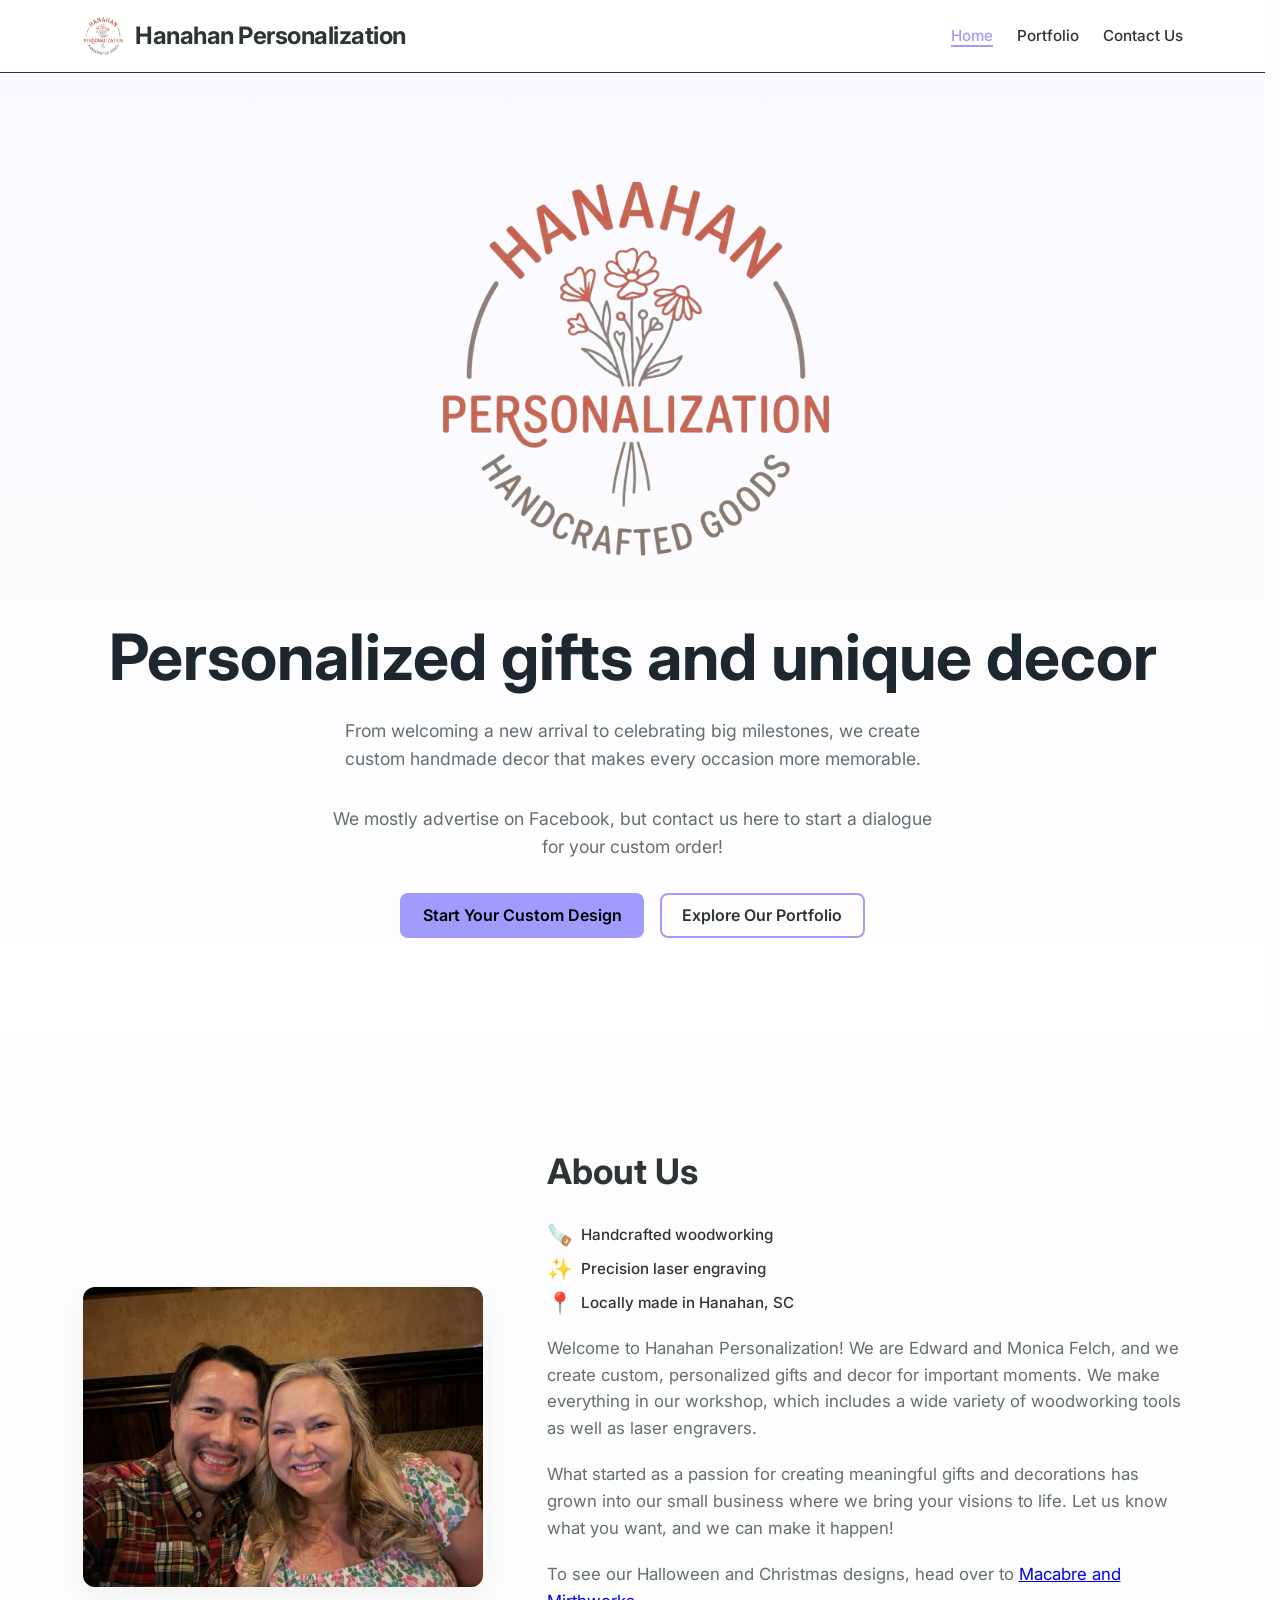
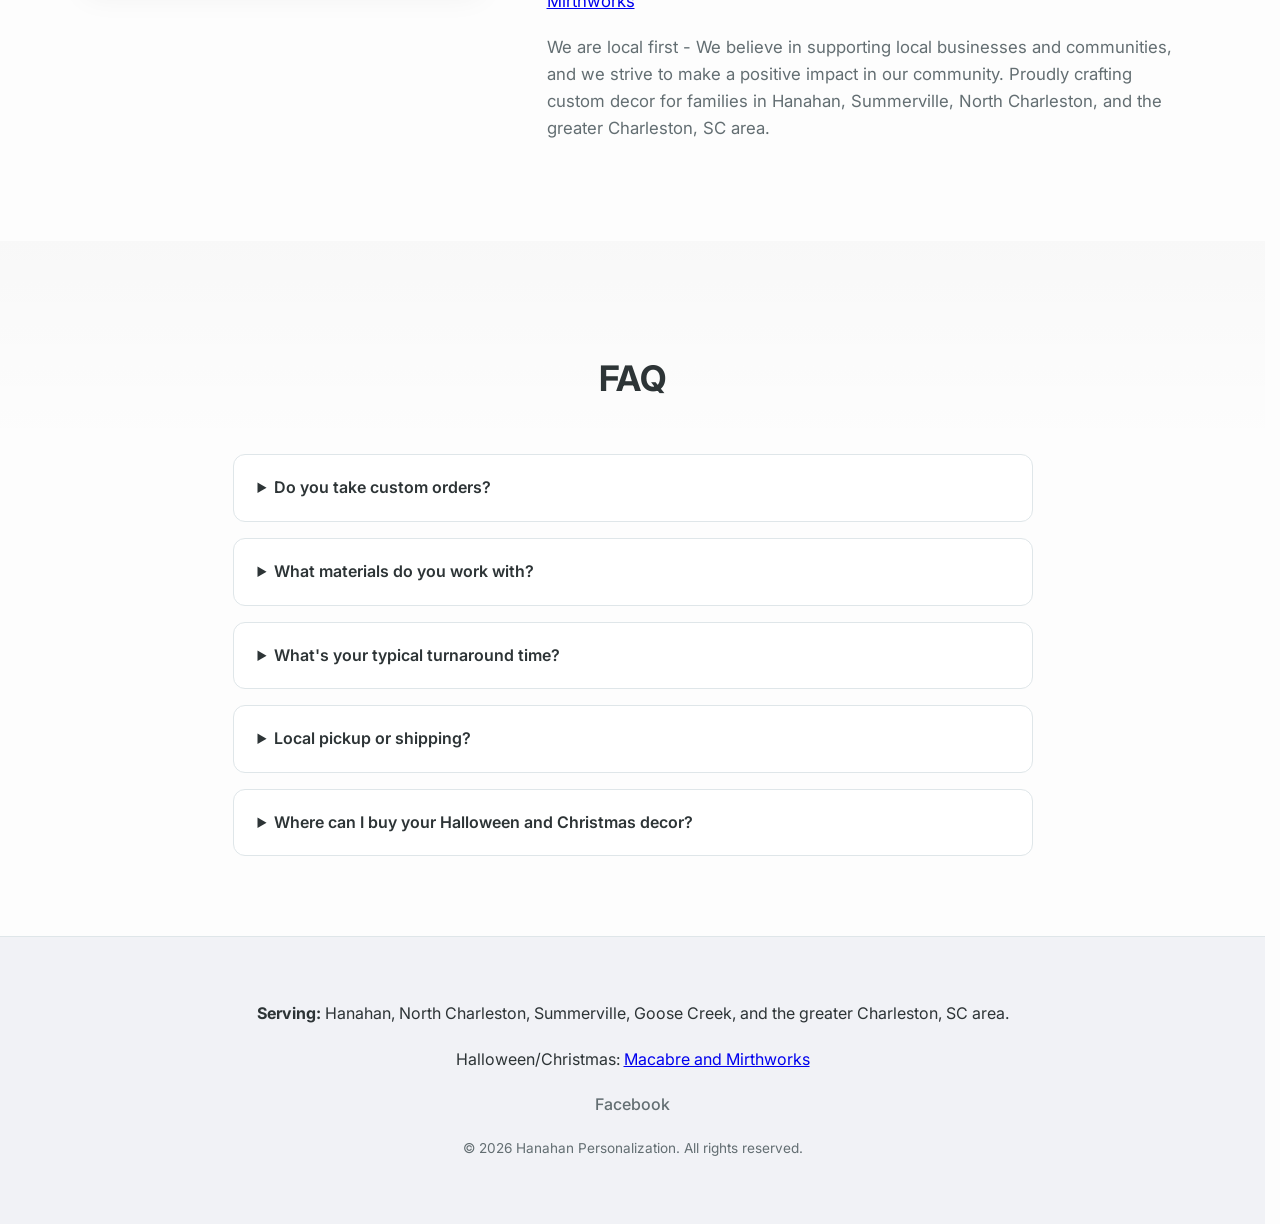
<file: index.html>
<!DOCTYPE html>
<html lang="en">
<head>
    <meta charset="utf-8">
    <title>Custom Handmade Gifts & Laser Engraving | Hanahan Personalization</title>
    <meta content="Discover custom handmade decor and personalized wooden gifts by Hanahan Personalization. Local woodworking and laser engraving for unique gifts." name="description">
    <meta content="Hanahan Personalization, custom gifts Hanahan SC, personalized nursery decor, handmade graduation gifts, laser engraved gifts Charleston" name="keywords">
    <meta content="Hanahan Personalization" name="author">
    <meta content="width=device-width, initial-scale=1" name="viewport">

    <!-- Canonical Tag -->
    <link rel="canonical" href="https://hanahanpersonalization.com/">

    <!-- Open Graph / Facebook -->
    <meta property="og:type" content="website">
    <meta property="og:url" content="https://hanahanpersonalization.com/">
    <meta property="og:title" content="Custom Handmade Gifts & Laser Engraving | Hanahan Personalization">
    <meta property="og:description" content="Discover custom handmade decor and personalized wooden gifts by Hanahan Personalization. Local woodworking and laser engraving for unique gifts.">
    <meta property="og:image" content="https://hanahanpersonalization.com/images/logo.svg">

    <!-- Twitter -->
    <meta name="twitter:card" content="summary_large_image">
    <meta name="twitter:url" content="https://hanahanpersonalization.com/">
    <meta name="twitter:title" content="Custom Handmade Gifts & Laser Engraving | Hanahan Personalization">
    <meta name="twitter:description" content="Discover custom handmade decor and personalized wooden gifts by Hanahan Personalization. Local woodworking and laser engraving for unique gifts.">
    <meta name="twitter:image" content="https://hanahanpersonalization.com/images/logo.svg">
    
    <!-- Structured Data for SEO -->
    <script type="application/ld+json">
    {
      "@context": "https://schema.org",
      "@type": "LocalBusiness",
      "name": "Hanahan Personalization",
      "image": "https://hanahanpersonalization.com/images/logo.svg",
      "@id": "https://hanahanpersonalization.com",
      "url": "https://hanahanpersonalization.com",
      "telephone": "+1-843-410-9742",
      "address": {
        "@type": "PostalAddress",
        "streetAddress": "1904 Wild Indigo Way, Hanahan, SC",
        "addressLocality": "Hanahan",
        "addressRegion": "SC",
        "postalCode": "29410",
        "addressCountry": "US"
      },
      "geo": {
        "@type": "GeoCoordinates",
        "latitude": 32.9235,
        "longitude": -80.0165
      },
      "areaServed": [
        {
          "@type": "City",
          "name": "Hanahan"
        },
        {
          "@type": "City",
          "name": "Charleston"
        },
        {
          "@type": "City",
          "name": "North Charleston"
        },
        {
          "@type": "City",
          "name": "Summerville"
        },
        {
          "@type": "City",
          "name": "Goose Creek"
        }
      ],
      "openingHoursSpecification": {
        "@type": "OpeningHoursSpecification",
        "dayOfWeek": [
          "Monday",
          "Tuesday",
          "Wednesday",
          "Thursday",
          "Friday",
          "Saturday",
          "Sunday"
        ],
        "opens": "00:00",
        "closes": "23:59"
      },
      "sameAs": [
        "https://www.facebook.com/hanahanpersonalization"
      ]
    }
    </script>
    
    <link href="https://fonts.googleapis.com" rel="preconnect">
    <link crossorigin href="https://fonts.gstatic.com" rel="preconnect">
    <link href="https://fonts.googleapis.com/css2?family=Inter:wght@400;500;600;700&display=swap" rel="stylesheet">
    
    <link href="layout.css?v=20260903" rel="stylesheet">
    <link href="theme.css?v=20260903" rel="stylesheet">
    <link rel="icon" type="image/svg+xml" href="images/logo.svg">
    <link rel="icon" type="image/x-icon" href="images/logo.ico">
    <script src="scripts.js?v=20260903" defer></script>
</head>
<body>
<a class="skip-link" href="#main">Skip to content</a>
<header class="site-header">
    <div class="container header-inner">
        <a class="logo" href="/" aria-label="Hanahan Personalization home">
            <img class="logo-icon" src="images/logo.svg" alt="" aria-hidden="true" width="40" height="40">
            <span class="logo-text">Hanahan Personalization</span>
        </a>
        <button class="nav-toggle" aria-label="Toggle navigation" aria-controls="primary-nav" aria-expanded="false">
            <span class="bar" aria-hidden="true"></span>
            <span class="bar" aria-hidden="true"></span>
            <span class="bar" aria-hidden="true"></span>
        </button>
        <nav class="nav" aria-label="Primary">
            <ul id="primary-nav">
                <li><a class="active" href="/">Home</a></li>
                <li><a href="portfolio.html">Portfolio</a></li>
                <li><a href="contact.html">Contact Us</a></li>
            </ul>
        </nav>
    </div>
</header>

<main id="main">
    <section class="hero">
        <div class="container">
            <div class="hero-logo">
                <img src="images/logo.svg" alt="Hanahan Personalization Logo" class="hero-logo-icon" width="200" height="200">
            </div>
            <h1>Personalized gifts and unique decor</h1>
            <p>From welcoming a new arrival to celebrating big milestones, we create custom handmade decor that makes every occasion more memorable.</p>
            <p>We mostly advertise on Facebook, but contact us here to start a dialogue for your custom order!</p>
            <div class="hero-actions">
                <a class="btn primary" href="contact.html">Start Your Custom Design</a>
                <a class="btn secondary" href="portfolio.html">Explore Our Portfolio</a>
            </div>
        </div>
    </section>

    <section class="section" id="about">
        <div class="container about-inner">
            <div class="about-image">
                <img src="images/aboutus.webp" alt="Hanahan Personalization Founder" width="600" height="450" loading="lazy">
            </div>
            <div class="about-content">
                <header class="section-header left">
                    <h2>About Us</h2>
                </header>
                <ul class="about-highlights">
                    <li><span class="about-icon" aria-hidden="true">🪚</span> Handcrafted woodworking</li>
                    <li><span class="about-icon" aria-hidden="true">✨</span> Precision laser engraving</li>
                    <li><span class="about-icon" aria-hidden="true">📍</span> Locally made in Hanahan, SC</li>
                </ul>
                <p>Welcome to Hanahan Personalization! We are Edward and Monica Felch, and we create custom, personalized gifts and decor for important moments. We make everything in our workshop, which includes a wide variety of woodworking tools as well as laser engravers.</p>
                <p>What started as a passion for creating meaningful gifts and decorations has grown into our small business where we bring your visions to life. Let us know what you want, and we can make it happen!</p>
                <p>To see our Halloween and Christmas designs, head over to <a href="https://www.macabreandmirthworks.com" target="_blank" rel="noopener noreferrer">Macabre and Mirthworks</a></p>
                <p>We are local first - We believe in supporting local businesses and communities, and we strive to make a positive impact in our community. Proudly crafting custom decor for families in Hanahan, Summerville, North Charleston, and the greater Charleston, SC area.</p>
            </div>
        </div>
    </section>

    <section class="section alt" id="faq">
        <div class="container">
            <header class="section-header">
                <h2>FAQ</h2>
            </header>
            <div class="faq-list">
                <details>
                    <summary>Do you take custom orders?</summary>
                    <p>Yes! Custom orders are most of what we do. Send us a message through our <a href="contact.html">contact form</a> with your idea and timeline, and we'll help bring it to life.</p>
                </details>
                <details>
                    <summary>What materials do you work with?</summary>
                    <p>Mostly wood and acrylic, engraved or cut with our laser engravers, plus general woodworking for larger pieces like signs and stands. Ask us if you have a specific material in mind.</p>
                </details>
                <details>
                    <summary>What's your typical turnaround time?</summary>
                    <p>It varies by project complexity and our current order queue. We'll give you an estimate when you reach out with your idea.</p>
                </details>
                <details>
                    <summary>Local pickup or shipping?</summary>
                    <p>Both! We're based in Hanahan, SC, so local pickup is available, and we also ship within the United States.</p>
                </details>
                <details>
                    <summary>Where can I buy your Halloween and Christmas decor?</summary>
                    <p>That side of what we make lives on our sister site, <a href="https://www.macabreandmirthworks.com" target="_blank" rel="noopener noreferrer">Macabre and Mirthworks</a>.</p>
                </details>
            </div>
        </div>
    </section>
</main>

<footer class="site-footer">
    <div class="container footer-inner">
        <p><strong>Serving:</strong> Hanahan, North Charleston, Summerville, Goose Creek, and the greater Charleston, SC area.</p>
        <p>Halloween/Christmas: <a href="https://www.macabreandmirthworks.com" target="_blank" rel="noopener noreferrer">Macabre and Mirthworks</a></p>
        <nav aria-label="Social">
            <ul class="social-links">
                <li><a href="https://www.facebook.com/hanahanpersonalization" rel="noopener noreferrer" target="_blank">Facebook</a></li>
            </ul>
        </nav>
        <small class="copyright">&copy; 2026 Hanahan Personalization. All rights reserved.</small>
    </div>
</footer>

<button class="back-to-top" type="button" aria-label="Back to top">&uarr;</button>
</body>
</html>
</file>
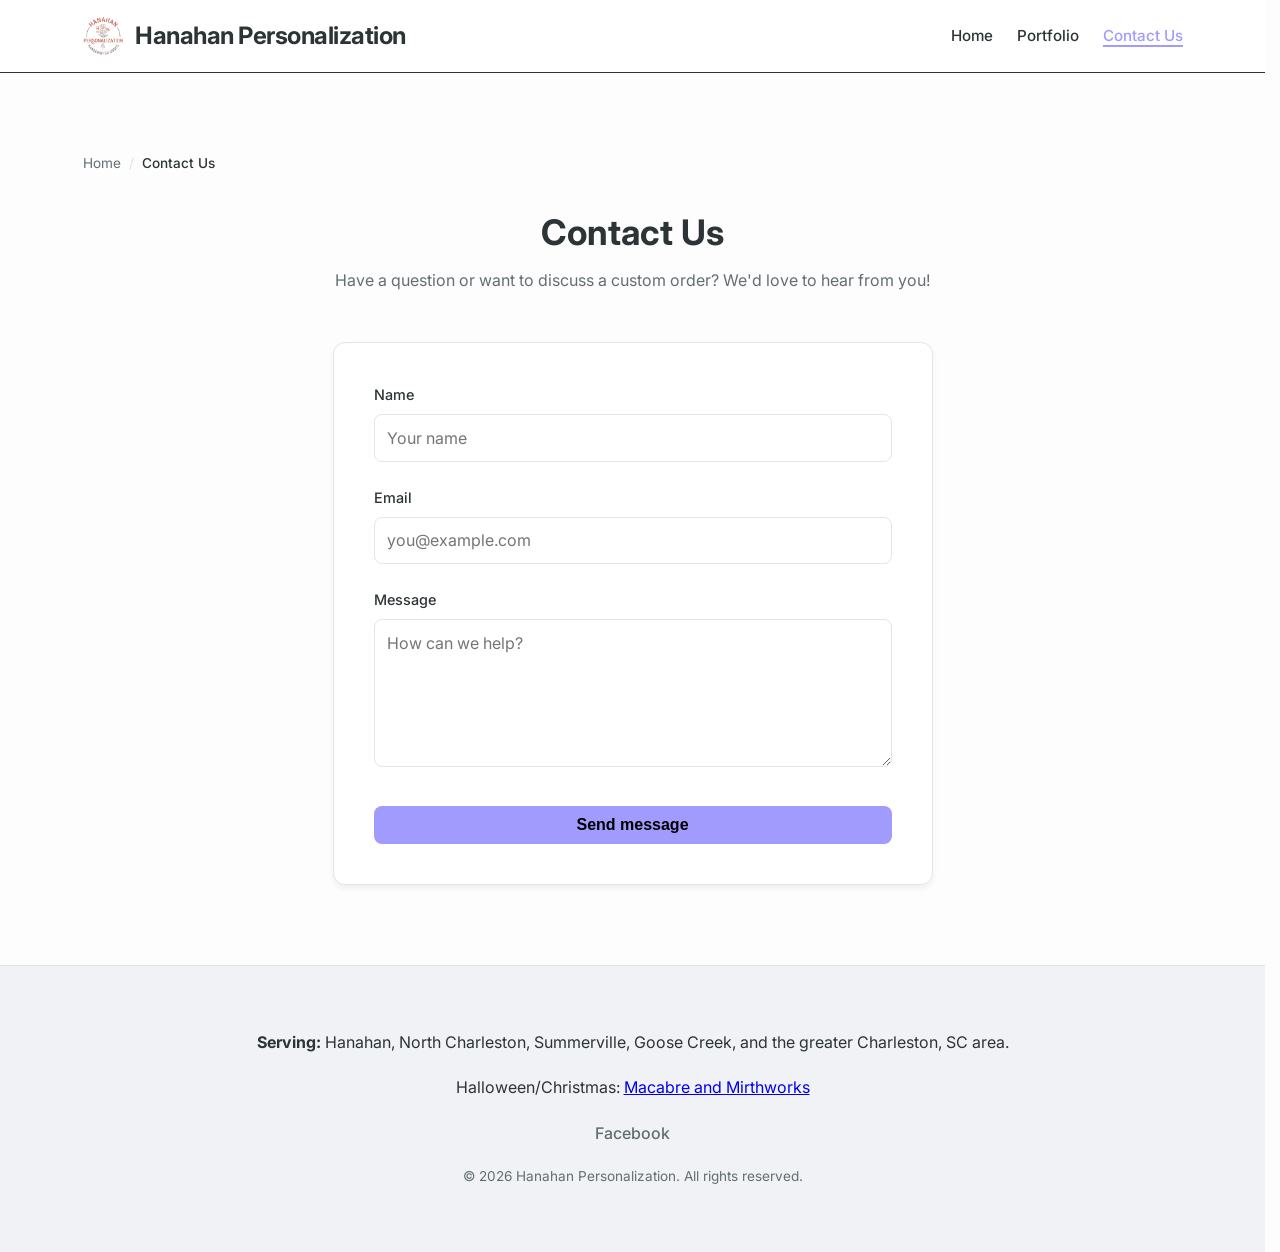
<file: contact.html>
<!DOCTYPE html>
<html lang="en">
<head>
    <meta charset="utf-8">
    <title>Contact Us for Custom Handmade Gifts — Hanahan Personalization</title>
    <meta content="Get in touch with Hanahan Personalization for custom handmade gifts, personalized decor inquiries, and custom laser engraving orders in Hanahan, SC." name="description">
    <meta content="contact Hanahan Personalization, custom gift inquiry, personalized decor order, Hanahan SC small business" name="keywords">
    <meta content="Hanahan Personalization" name="author">
    <meta content="width=device-width, initial-scale=1" name="viewport">

    <!-- Canonical Tag -->
    <link rel="canonical" href="https://hanahanpersonalization.com/contact.html">

    <!-- Open Graph / Facebook -->
    <meta property="og:type" content="website">
    <meta property="og:url" content="https://hanahanpersonalization.com/contact.html">
    <meta property="og:title" content="Contact Us for Custom Handmade Gifts — Hanahan Personalization">
    <meta property="og:description" content="Have a question or want to discuss a custom order? Get in touch with Hanahan Personalization.">
    <meta property="og:image" content="https://hanahanpersonalization.com/images/logo.svg">

    <!-- Twitter -->
    <meta name="twitter:card" content="summary_large_image">
    <meta name="twitter:url" content="https://hanahanpersonalization.com/contact.html">
    <meta name="twitter:title" content="Contact Us for Custom Handmade Gifts — Hanahan Personalization">
    <meta name="twitter:description" content="Have a question or want to discuss a custom order? Get in touch with Hanahan Personalization.">
    <meta name="twitter:image" content="https://hanahanpersonalization.com/images/logo.svg">
    
    <link href="https://fonts.googleapis.com" rel="preconnect">
    <link crossorigin href="https://fonts.gstatic.com" rel="preconnect">
    <link href="https://fonts.googleapis.com/css2?family=Inter:wght@400;500;600;700&display=swap" rel="stylesheet">
    
    <link href="layout.css?v=20260903" rel="stylesheet">
    <link href="theme.css?v=20260903" rel="stylesheet">
    <link rel="icon" type="image/svg+xml" href="images/logo.svg">
    <link rel="icon" type="image/x-icon" href="images/logo.ico">
    <script src="scripts.js?v=20260903" defer></script>
</head>
<body>
<a class="skip-link" href="#main">Skip to content</a>
<header class="site-header">
    <div class="container header-inner">
        <a class="logo" href="/" aria-label="Hanahan Personalization home">
            <img class="logo-icon" src="images/logo.svg" alt="" aria-hidden="true" width="40" height="40">
            <span class="logo-text">Hanahan Personalization</span>
        </a>
        <button class="nav-toggle" aria-label="Toggle navigation" aria-controls="primary-nav" aria-expanded="false">
            <span class="bar" aria-hidden="true"></span>
            <span class="bar" aria-hidden="true"></span>
            <span class="bar" aria-hidden="true"></span>
        </button>
        <nav class="nav" aria-label="Primary">
            <ul id="primary-nav">
                <li><a href="/">Home</a></li>
                <li><a href="portfolio.html">Portfolio</a></li>
                <li><a class="active" href="contact.html">Contact Us</a></li>
            </ul>
        </nav>
    </div>
</header>

<main id="main">
    <section class="section">
        <div class="container">
            <nav class="breadcrumbs" aria-label="Breadcrumb">
                <ol>
                    <li><a href="/">Home</a></li>
                    <li aria-current="page">Contact Us</li>
                </ol>
            </nav>
            <header class="section-header">
                <h1>Contact Us</h1>
                <p>Have a question or want to discuss a custom order? We'd love to hear from you!</p>
            </header>

            <!-- Contact -->
            <div class="contact-container">
                <form action="https://formspree.io/f/mvgbjjjo" class="contact-form" id="contact-form" method="POST"
                      novalidate>
                    <div class="form-row">
                        <label for="name">Name</label>
                        <input autocomplete="name" id="name" name="name" placeholder="Your name" required type="text">
                    </div>
                    <div class="form-row">
                        <label for="email">Email</label>
                        <input autocomplete="email" id="email" name="email" placeholder="you@example.com" required
                               type="email">
                    </div>
                    <div class="form-row">
                        <label for="message">Message</label>
                        <textarea id="message" name="message" placeholder="How can we help?" required rows="6"></textarea>
                    </div>

                    <!-- Honeypot for basic bot deterrence -->
                    <input aria-hidden="true" autocomplete="off" class="hp-field" name="_gotcha" tabindex="-1" type="text">

                    <!-- Success redirect (optional): replace with a thank-you page if you add one -->
                    <input name="_subject" type="hidden" value="New message from hanahanpersonalization.com">
                    <input name="_format" type="hidden" value="plain">

                    <div class="form-actions">
                        <button class="btn primary" type="submit">Send message</button>
                    </div>
                </form>

            </div>
        </div>
    </section>
</main>

<footer class="site-footer">
    <div class="container footer-inner">
        <p><strong>Serving:</strong> Hanahan, North Charleston, Summerville, Goose Creek, and the greater Charleston, SC area.</p>
        <p>Halloween/Christmas: <a href="https://www.macabreandmirthworks.com" target="_blank" rel="noopener noreferrer">Macabre and Mirthworks</a></p>
        <nav aria-label="Social">
            <ul class="social-links">
                <li><a href="https://www.facebook.com/hanahanpersonalization" rel="noopener noreferrer" target="_blank">Facebook</a></li>
            </ul>
        </nav>
        <small class="copyright">&copy; 2026 Hanahan Personalization. All rights reserved.</small>
    </div>
</footer>

<button class="back-to-top" type="button" aria-label="Back to top">&uarr;</button>
</body>
</html>
</file>
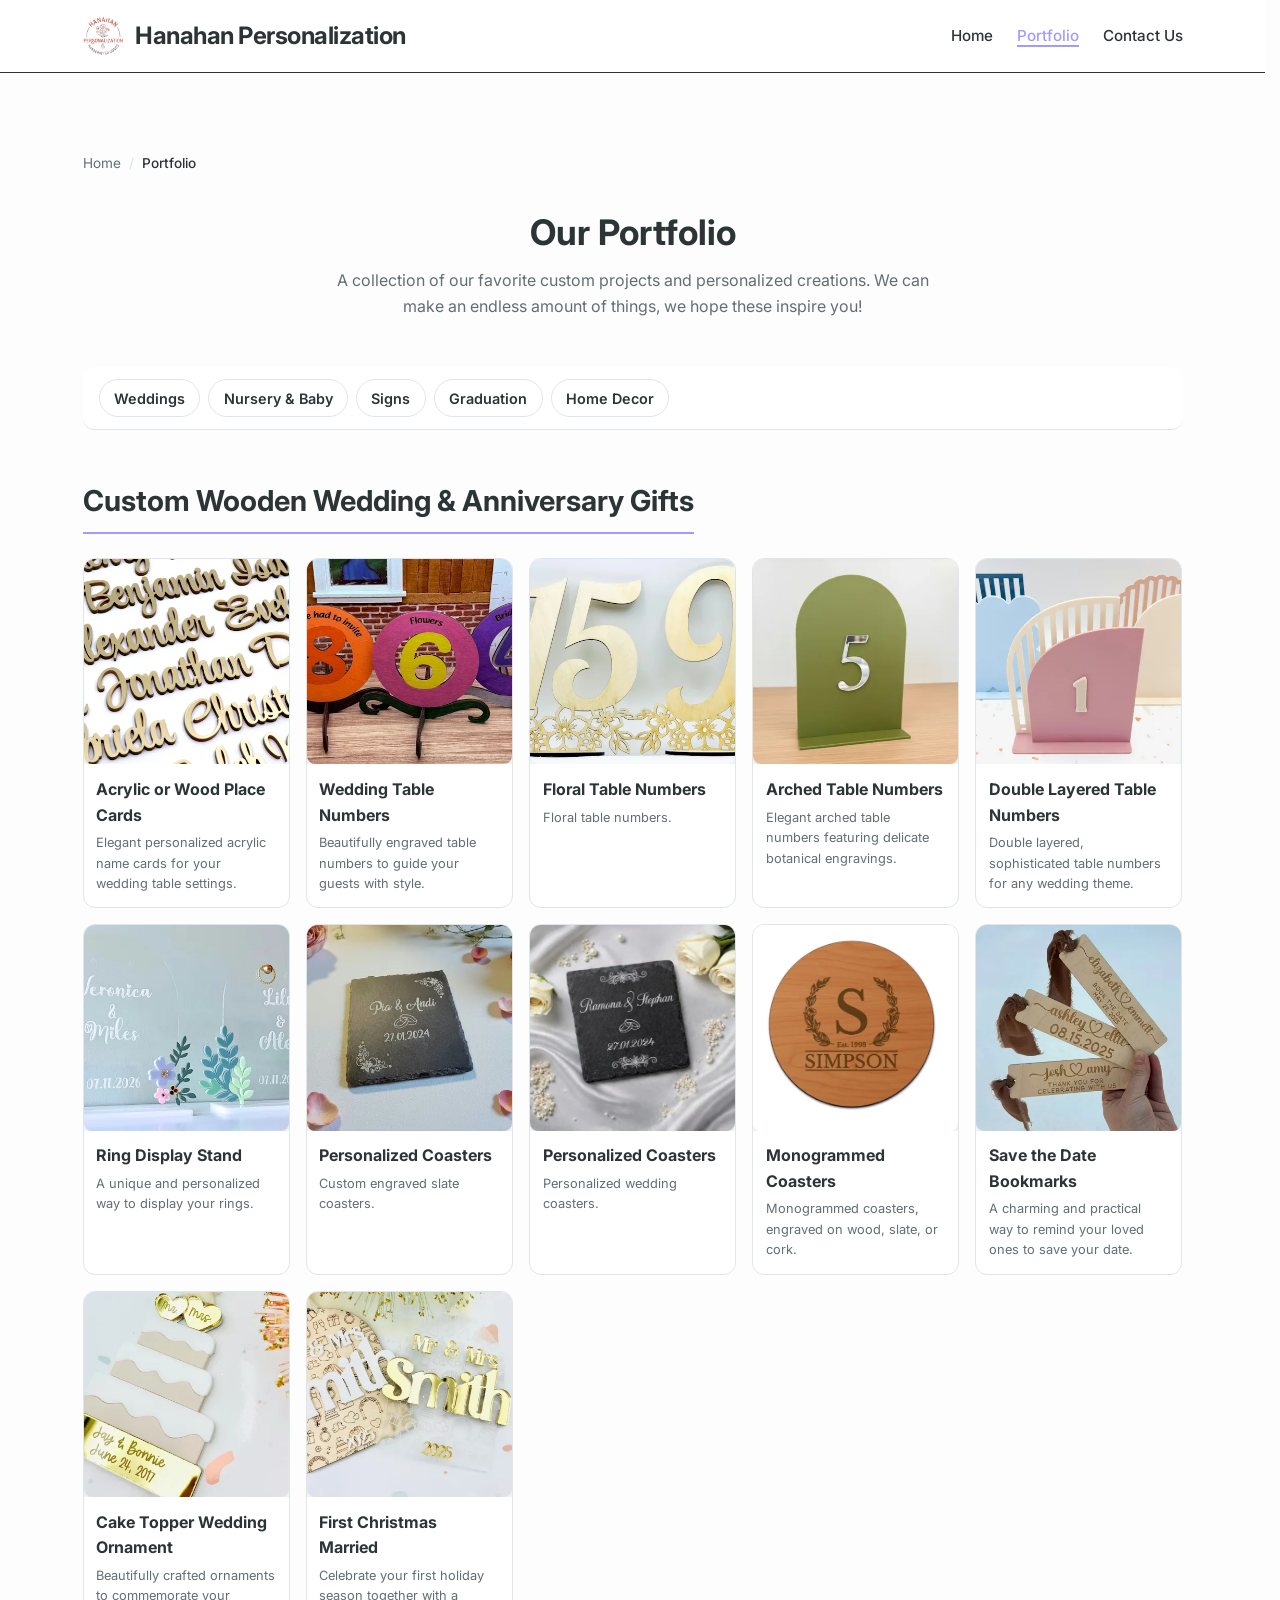
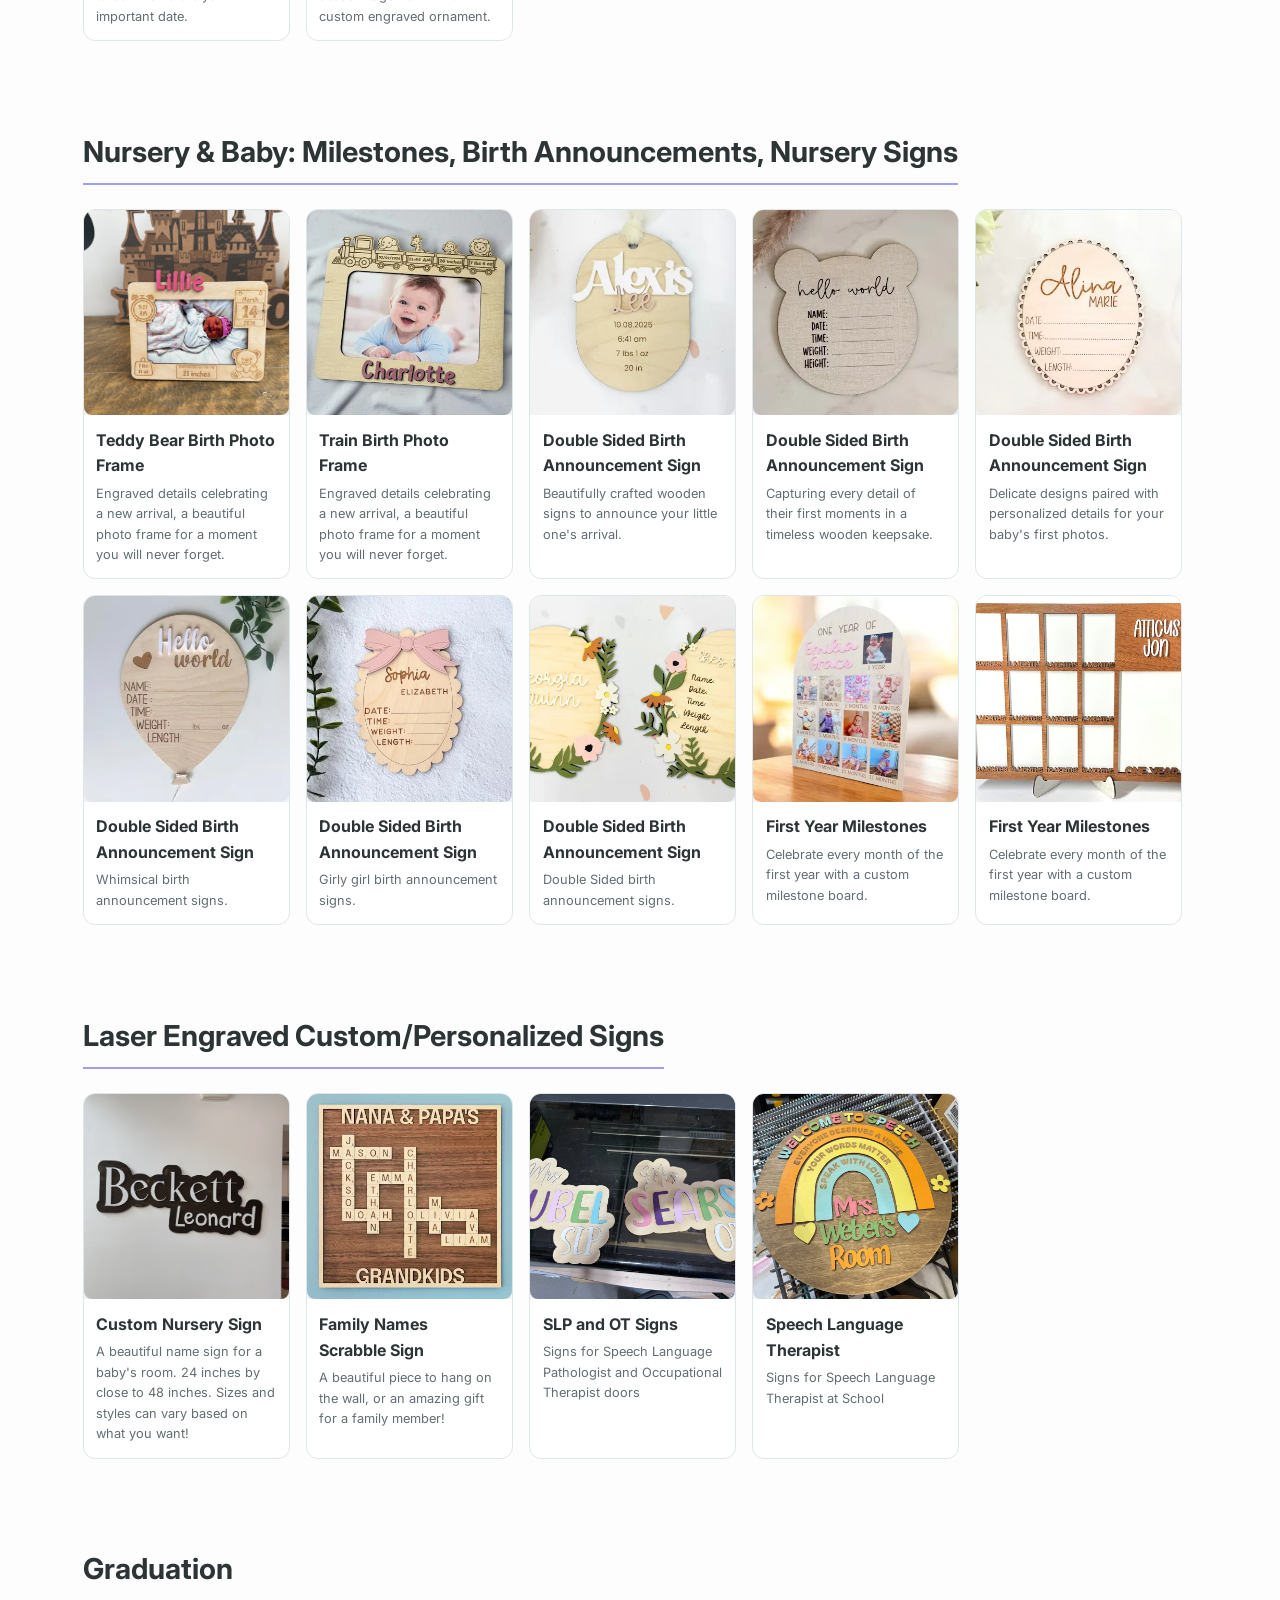
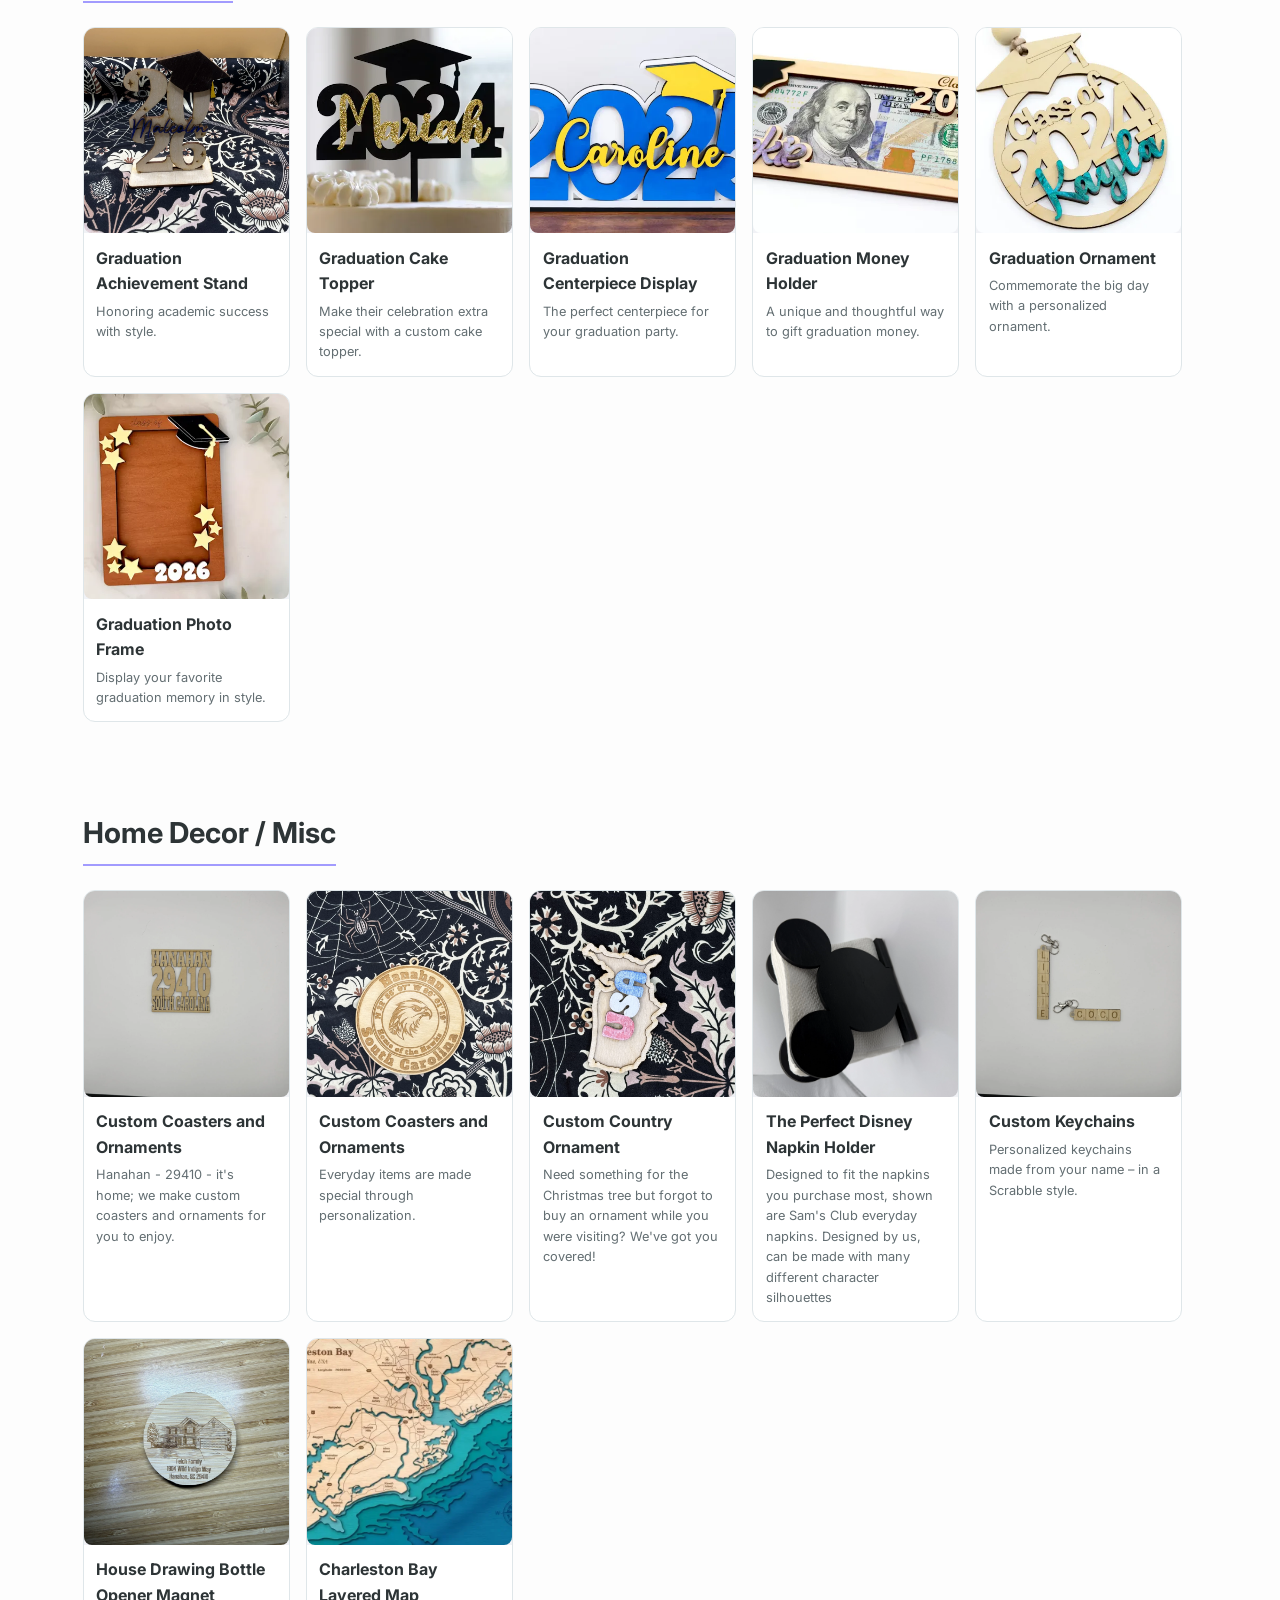
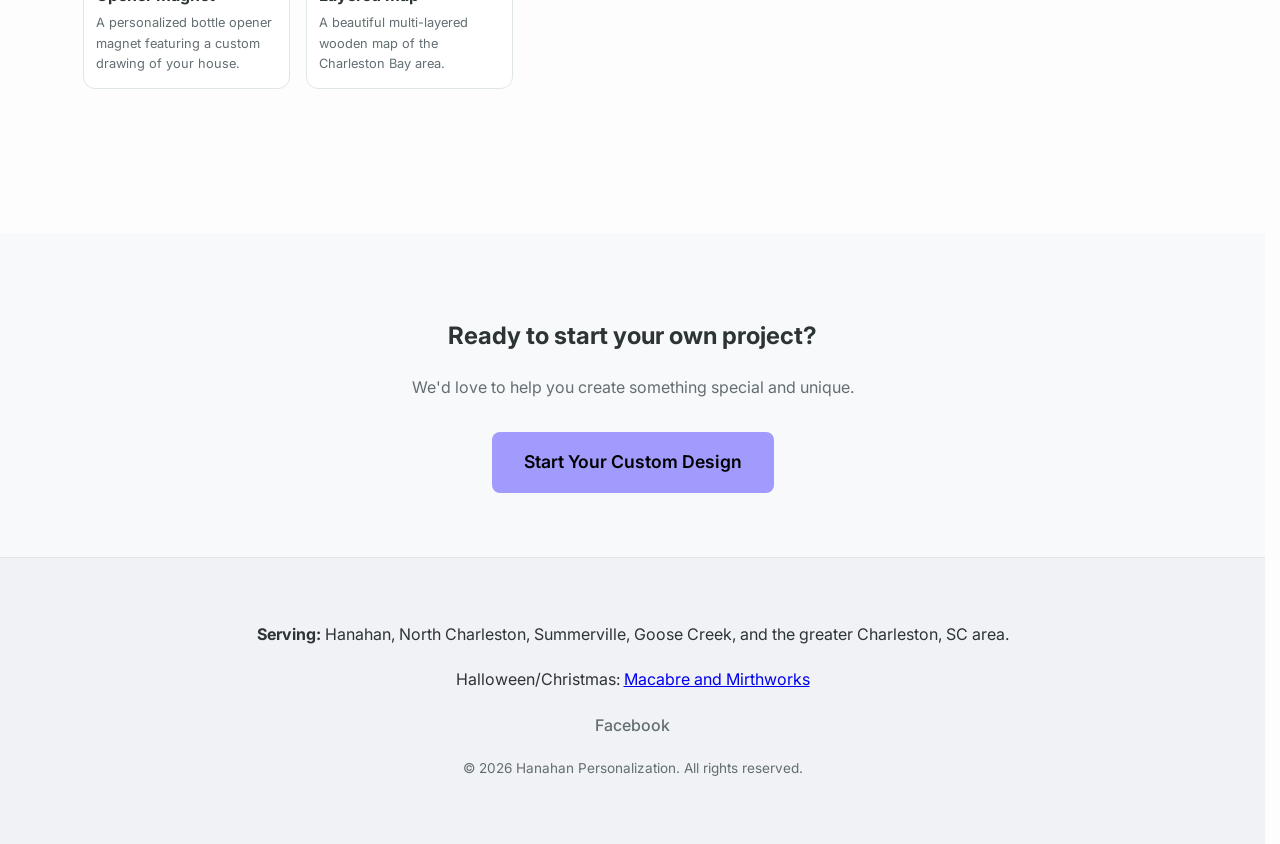
<file: portfolio.html>
<!DOCTYPE html>
<html lang="en">
<head>
    <meta charset="utf-8">
    <title>Product Portfolio | Custom Handmade Gifts & Laser Engraving | Hanahan Personalization</title>
    <meta content="Browse our portfolio of custom wedding gifts, personalized nursery decor, engraved signs, graduation keepsakes, and home decor handmade in Hanahan, SC." name="description">
    <meta content="Hanahan Personalization, custom gifts Hanahan SC, personalized nursery decor, handmade graduation gifts, laser engraved gifts Charleston" name="keywords">
    <meta content="Hanahan Personalization" name="author">
    <meta content="width=device-width, initial-scale=1" name="viewport">

    <!-- Canonical Tag -->
    <link rel="canonical" href="https://hanahanpersonalization.com/portfolio.html">

    <!-- Open Graph / Facebook -->
    <meta property="og:type" content="website">
    <meta property="og:url" content="https://hanahanpersonalization.com/portfolio.html">
    <meta property="og:title" content="Product Portfolio | Custom Handmade Gifts & Laser Engraving | Hanahan Personalization">
    <meta property="og:description" content="Browse our portfolio of custom wedding gifts, personalized nursery decor, engraved signs, graduation keepsakes, and home decor handmade in Hanahan, SC.">
    <meta property="og:image" content="https://hanahanpersonalization.com/images/logo.svg">

    <!-- Twitter -->
    <meta name="twitter:card" content="summary_large_image">
    <meta name="twitter:url" content="https://hanahanpersonalization.com/portfolio.html">
    <meta name="twitter:title" content="Product Portfolio | Custom Handmade Gifts & Laser Engraving | Hanahan Personalization">
    <meta name="twitter:description" content="Browse our portfolio of custom wedding gifts, personalized nursery decor, engraved signs, graduation keepsakes, and home decor handmade in Hanahan, SC.">
    <meta name="twitter:image" content="https://hanahanpersonalization.com/images/logo.svg">

    <link href="https://fonts.googleapis.com" rel="preconnect">
    <link crossorigin href="https://fonts.gstatic.com" rel="preconnect">
    <link href="https://fonts.googleapis.com/css2?family=Inter:wght@400;500;600;700&display=swap" rel="stylesheet">

    <link href="layout.css?v=20260903" rel="stylesheet">
    <link href="theme.css?v=20260903" rel="stylesheet">
    <link rel="icon" type="image/svg+xml" href="images/logo.svg">
    <link rel="icon" type="image/x-icon" href="images/logo.ico">
    <script src="scripts.js?v=20260903" defer></script>
</head>
<body>
<a class="skip-link" href="#main">Skip to content</a>
<header class="site-header">
    <div class="container header-inner">
        <a class="logo" href="/" aria-label="Hanahan Personalization home">
            <img class="logo-icon" src="images/logo.svg" alt="" aria-hidden="true" width="40" height="40">
            <span class="logo-text">Hanahan Personalization</span>
        </a>
        <button class="nav-toggle" aria-label="Toggle navigation" aria-controls="primary-nav" aria-expanded="false">
            <span class="bar" aria-hidden="true"></span>
            <span class="bar" aria-hidden="true"></span>
            <span class="bar" aria-hidden="true"></span>
        </button>
        <nav class="nav" aria-label="Primary">
            <ul id="primary-nav">
                <li><a href="/">Home</a></li>
                <li><a class="active" href="portfolio.html">Portfolio</a></li>
                <li><a href="contact.html">Contact Us</a></li>
            </ul>
        </nav>
    </div>
</header>

<main id="main">
    <section class="section">
        <div class="container">
            <nav class="breadcrumbs" aria-label="Breadcrumb">
                <ol>
                    <li><a href="/">Home</a></li>
                    <li aria-current="page">Portfolio</li>
                </ol>
            </nav>
            <header class="section-header">
                <h1 id="portfolio-title">Our Portfolio</h1>
                <p>A collection of our favorite custom projects and personalized creations. We can make an endless amount of things, we hope these inspire you!</p>
            </header>

            <nav class="portfolio-filter" aria-label="Portfolio categories">
                <a href="#weddings">Weddings</a>
                <a href="#nursery">Nursery &amp; Baby</a>
                <a href="#signs">Signs</a>
                <a href="#graduation">Graduation</a>
                <a href="#home-decor">Home Decor</a>
            </nav>

            <!-- Weddings -->
            <section class="portfolio-group" id="weddings" aria-labelledby="weddings-heading">
                <h2 class="group-title" id="weddings-heading">Custom Wooden Wedding & Anniversary Gifts</h2>
                <div class="product-grid">
                    <div class="product-card">
                        <div class="product-image">
                            <img src="images/Products/Weddings/WeddingNamePlaceCards.webp" alt="Wedding Place Cards" width="400" height="400">
                        </div>
                        <div class="product-info">
                            <h3>Acrylic or Wood Place Cards</h3>
                            <p>Elegant personalized acrylic name cards for your wedding table settings.</p>
                        </div>
                    </div>
                    <div class="product-card">
                        <div class="product-image">
                            <img src="images/Products/Weddings/TableNumbers.webp" alt="Wedding Table Numbers" loading="lazy" width="400" height="400">
                        </div>
                        <div class="product-info">
                            <h3>Wedding Table Numbers</h3>
                            <p>Beautifully engraved table numbers to guide your guests with style.</p>
                        </div>
                    </div>
                    <div class="product-card">
                        <div class="product-image">
                            <img src="images/Products/Weddings/TableNumbers2.webp" alt="Floral Engraved Wedding Table Numbers" loading="lazy" width="400" height="400">
                        </div>
                        <div class="product-info">
                            <h3>Floral Table Numbers</h3>
                            <p>Floral table numbers.</p>
                        </div>
                    </div>
                    <div class="product-card">
                        <div class="product-image">
                            <img src="images/Products/Weddings/TableNumbers3.webp" alt="Arched Botanical Wedding Table Numbers" loading="lazy" width="400" height="400">
                        </div>
                        <div class="product-info">
                            <h3>Arched Table Numbers</h3>
                            <p>Elegant arched table numbers featuring delicate botanical engravings.</p>
                        </div>
                    </div>
                    <div class="product-card">
                        <div class="product-image">
                            <img src="images/Products/Weddings/TableNumbers4.webp" alt="Double Layered Acrylic Wedding Table Numbers" loading="lazy" width="400" height="400">
                        </div>
                        <div class="product-info">
                            <h3>Double Layered Table Numbers</h3>
                            <p>Double layered, sophisticated table numbers for any wedding theme.</p>
                        </div>
                    </div>
                    <div class="product-card">
                        <div class="product-image">
                            <img src="images/Products/Weddings/WeddingRingsDisplayStand.webp" alt="Wedding Ring Stand" loading="lazy" width="400" height="400">
                        </div>
                        <div class="product-info">
                            <h3>Ring Display Stand</h3>
                            <p>A unique and personalized way to display your rings.</p>
                        </div>
                    </div>
                    <div class="product-card">
                        <div class="product-image">
                            <img src="images/Products/Weddings/WeddingCoaster.webp" alt="Wedding Coaster" loading="lazy" width="400" height="400">
                        </div>
                        <div class="product-info">
                            <h3>Personalized Coasters</h3>
                            <p>Custom engraved slate coasters.</p>
                        </div>
                    </div>
                    <div class="product-card">
                        <div class="product-image">
                            <img src="images/Products/Weddings/WeddingCoaster2.webp" alt="Custom Engraved Slate Wedding Coaster" loading="lazy" width="400" height="400">
                        </div>
                        <div class="product-info">
                            <h3>Personalized Coasters</h3>
                            <p>Personalized wedding coasters.</p>
                        </div>
                    </div>
                    <div class="product-card">
                        <div class="product-image">
                            <img src="images/Products/Weddings/WeddingCoaster3.webp" alt="Monogrammed Wooden Wedding Coaster" loading="lazy" width="400" height="400">
                        </div>
                        <div class="product-info">
                            <h3>Monogrammed Coasters</h3>
                            <p>Monogrammed coasters, engraved on wood, slate, or cork.</p>
                        </div>
                    </div>
                    <div class="product-card">
                        <div class="product-image">
                            <img src="images/Products/Weddings/SaveTheDateBookmark.webp" alt="Save the Date Bookmark" loading="lazy" width="400" height="400">
                        </div>
                        <div class="product-info">
                            <h3>Save the Date Bookmarks</h3>
                            <p>A charming and practical way to remind your loved ones to save your date.</p>
                        </div>
                    </div>
                    <div class="product-card">
                        <div class="product-image">
                            <img src="images/Products/Weddings/WeddingCakeOrnament.webp" alt="Wedding Cake Ornament" loading="lazy" width="400" height="400">
                        </div>
                        <div class="product-info">
                            <h3>Cake Topper Wedding Ornament</h3>
                            <p>Beautifully crafted ornaments to commemorate your important date.</p>
                        </div>
                    </div>
                    <div class="product-card">
                        <div class="product-image">
                            <img src="images/Products/Weddings/FirstChristmasMarriedOrnament.webp" alt="First Christmas Married Ornament" loading="lazy" width="400" height="400">
                        </div>
                        <div class="product-info">
                            <h3>First Christmas Married</h3>
                            <p>Celebrate your first holiday season together with a custom engraved ornament.</p>
                        </div>
                    </div>
                </div>
            </section>

            <!-- Baby/Nursery -->
            <section class="portfolio-group" id="nursery" aria-labelledby="nursery-heading">
                <h2 class="group-title" id="nursery-heading">Nursery & Baby: Milestones, Birth Announcements, Nursery Signs</h2>
                <div class="product-grid">
                    <div class="product-card">
                        <div class="product-image">
                            <img src="images/Products/BabyNursery/BabyVitalStatisticsPhotoFrame.webp" alt="Teddy Bear Themed Birth Announcement Frame" loading="lazy" width="400" height="400">
                        </div>
                        <div class="product-info">
                            <h3>Teddy Bear Birth Photo Frame</h3>
                            <p>Engraved details celebrating a new arrival, a beautiful photo frame for a moment you will never forget.</p>
                        </div>
                    </div>
                    <div class="product-card">
                        <div class="product-image">
                            <img src="images/Products/BabyNursery/BabyVitalStatisticsPhotoFrame2.webp" alt="Train Themed Birth Announcement Frame" loading="lazy" width="400" height="400">
                        </div>
                        <div class="product-info">
                            <h3>Train Birth Photo Frame</h3>
                            <p>Engraved details celebrating a new arrival, a beautiful photo frame for a moment you will never forget.</p>
                        </div>
                    </div>
                    <div class="product-card">
                        <div class="product-image">
                            <img src="images/Products/BabyNursery/BabyBirthAnnouncement.webp" alt="Baby Birth Announcement" loading="lazy" width="400" height="400">
                        </div>
                        <div class="product-info">
                            <h3>Double Sided Birth Announcement Sign</h3>
                            <p>Beautifully crafted wooden signs to announce your little one's arrival.</p>
                        </div>
                    </div>
                    <div class="product-card">
                        <div class="product-image">
                            <img src="images/Products/BabyNursery/BabyBirthAnnouncement2.webp" alt="Custom Round Wooden Birth Announcement Sign" loading="lazy" width="400" height="400">
                        </div>
                        <div class="product-info">
                            <h3>Double Sided Birth Announcement Sign</h3>
                            <p>Capturing every detail of their first moments in a timeless wooden keepsake.</p>
                        </div>
                    </div>
                    <div class="product-card">
                        <div class="product-image">
                            <img src="images/Products/BabyNursery/BabyBirthAnnouncement3.webp" alt="Personalized Floral Birth Details Sign" loading="lazy" width="400" height="400">
                        </div>
                        <div class="product-info">
                            <h3>Double Sided Birth Announcement Sign</h3>
                            <p>Delicate designs paired with personalized details for your baby's first photos.</p>
                        </div>
                    </div>
                    <div class="product-card">
                        <div class="product-image">
                            <img src="images/Products/BabyNursery/BabyBirthAnnouncement4.webp" alt="Whimsical Script Baby Name Announcement" loading="lazy" width="400" height="400">
                        </div>
                        <div class="product-info">
                            <h3>Double Sided Birth Announcement Sign</h3>
                            <p>Whimsical birth announcement signs.</p>
                        </div>
                    </div>
                    <div class="product-card">
                        <div class="product-image">
                            <img src="images/Products/BabyNursery/BabyBirthAnnouncement5.webp" alt="Girly Girl Script Baby Name Announcement" loading="lazy" width="400" height="400">
                        </div>
                        <div class="product-info">
                            <h3>Double Sided Birth Announcement Sign</h3>
                            <p>Girly girl birth announcement signs.</p>
                        </div>
                    </div>
                    <div class="product-card">
                        <div class="product-image">
                            <img src="images/Products/BabyNursery/BabyBirthAnnouncement6.webp" alt="Double Sided Wooden Birth Announcement Sign" loading="lazy" width="400" height="400">
                        </div>
                        <div class="product-info">
                            <h3>Double Sided Birth Announcement Sign</h3>
                            <p>Double Sided birth announcement signs.</p>
                        </div>
                    </div>
                    <div class="product-card">
                        <div class="product-image">
                            <img src="images/Products/BabyNursery/OneYearOf.webp" alt="First Year Milestone Board" loading="lazy" width="400" height="400">
                        </div>
                        <div class="product-info">
                            <h3>First Year Milestones</h3>
                            <p>Celebrate every month of the first year with a custom milestone board.</p>
                        </div>
                    </div>
                    <div class="product-card">
                        <div class="product-image">
                            <img src="images/Products/BabyNursery/OneYearOf2.webp" alt="First Year Milestone Board" loading="lazy" width="400" height="400">
                        </div>
                        <div class="product-info">
                            <h3>First Year Milestones</h3>
                            <p>Celebrate every month of the first year with a custom milestone board.</p>
                        </div>
                    </div>
                </div>
            </section>

            <!-- Signs -->
            <section class="portfolio-group" id="signs" aria-labelledby="signs-heading">
                <h2 class="group-title" id="signs-heading">Laser Engraved Custom/Personalized Signs</h2>
                <div class="product-grid">
                    <div class="product-card">
                        <div class="product-image">
                            <img src="images/Products/Signs/LargeNurserySign.webp" alt="Large Personalized Wooden Nursery Name Sign" loading="lazy" width="400" height="400">
                        </div>
                        <div class="product-info">
                            <h3>Custom Nursery Sign</h3>
                            <p>A beautiful name sign for a baby's room. 24 inches by close to 48 inches. Sizes and styles can vary based on what you want!</p>
                        </div>
                    </div>
                    <div class="product-card">
                        <div class="product-image">
                            <img src="images/Products/Signs/FamilyNameSignScrabble.webp" alt="Personalized Family Name Scrabble Style Wall Decor" loading="lazy" width="400" height="400">
                        </div>
                        <div class="product-info">
                            <h3>Family Names Scrabble Sign</h3>
                            <p>A beautiful piece to hang on the wall, or an amazing gift for a family member!</p>
                        </div>
                    </div>
                    <div class="product-card">
                        <div class="product-image">
                            <img src="images/Products/Signs/SLPandOT Signs.webp" alt="Example of SLP and OT signs" loading="lazy" width="400" height="400">
                        </div>
                        <div class="product-info">
                            <h3>SLP and OT Signs</h3>
                            <p>Signs for Speech Language Pathologist and Occupational Therapist doors</p>
                        </div>
                    </div>
                    <div class="product-card">
                        <div class="product-image">
                            <img src="images/Products/Signs/SpeechLanguageSign.webp" alt="Example of SLT" loading="lazy" width="400" height="400">
                        </div>
                        <div class="product-info">
                            <h3>Speech Language Therapist</h3>
                            <p>Signs for Speech Language Therapist at School</p>
                        </div>
                    </div>
                </div>
            </section>

            <!-- Graduation -->
            <section class="portfolio-group" id="graduation" aria-labelledby="graduation-heading">
                <h2 class="group-title" id="graduation-heading">Graduation</h2>
                <div class="product-grid">
                    <div class="product-card">
                        <div class="product-image">
                            <img src="images/Products/Graduation/GraduationDisplayStand.webp" alt="Wooden Graduation Achievement Award Display Stand" loading="lazy" width="400" height="400">
                        </div>
                        <div class="product-info">
                            <h3>Graduation Achievement Stand</h3>
                            <p>Honoring academic success with style.</p>
                        </div>
                    </div>
                    <div class="product-card">
                        <div class="product-image">
                            <img src="images/Products/Graduation/GraduationCakeTopper.webp" alt="Custom Acrylic Graduation Cake Topper" loading="lazy" width="400" height="400">
                        </div>
                        <div class="product-info">
                            <h3>Graduation Cake Topper</h3>
                            <p>Make their celebration extra special with a custom cake topper.</p>
                        </div>
                    </div>
                    <div class="product-card">
                        <div class="product-image">
                            <img src="images/Products/Graduation/GraduationCenterPieceDisplay.webp" alt="Graduation Party Centerpiece Table Display" loading="lazy" width="400" height="400">
                        </div>
                        <div class="product-info">
                            <h3>Graduation Centerpiece Display</h3>
                            <p>The perfect centerpiece for your graduation party.</p>
                        </div>
                    </div>
                    <div class="product-card">
                        <div class="product-image">
                            <img src="images/Products/Graduation/GraduationMoneyHolder.webp" alt="Personalized Wooden Graduation Money Holder" loading="lazy" width="400" height="400">
                        </div>
                        <div class="product-info">
                            <h3>Graduation Money Holder</h3>
                            <p>A unique and thoughtful way to gift graduation money.</p>
                        </div>
                    </div>
                    <div class="product-card">
                        <div class="product-image">
                            <img src="images/Products/Graduation/GraduationOrnament.webp" alt="Personalized Graduation Keepsake Ornament" loading="lazy" width="400" height="400">
                        </div>
                        <div class="product-info">
                            <h3>Graduation Ornament</h3>
                            <p>Commemorate the big day with a personalized ornament.</p>
                        </div>
                    </div>
                    <div class="product-card">
                        <div class="product-image">
                            <img src="images/Products/Graduation/GraduationPhotoFrame.webp" alt="Personalized Graduation Frame" loading="lazy" width="400" height="400">
                        </div>
                        <div class="product-info">
                            <h3>Graduation Photo Frame</h3>
                            <p>Display your favorite graduation memory in style.</p>
                        </div>
                    </div>
                </div>
            </section>

            <!-- Home Decor / Misc -->
            <section class="portfolio-group" id="home-decor" aria-labelledby="home-decor-heading">
                <h2 class="group-title" id="home-decor-heading">Home Decor / Misc</h2>
                <div class="product-grid">
                    <div class="product-card">
                        <div class="product-image">
                            <img src="images/Products/Home/HanahanCoaster.webp" alt="Custom Engraved Hanahan SC Coasters" loading="lazy" width="400" height="400">
                        </div>
                        <div class="product-info">
                            <h3>Custom Coasters and Ornaments</h3>
                            <p>Hanahan - 29410 - it's home; we make custom coasters and ornaments for you to enjoy.</p>
                        </div>
                    </div>
                    <div class="product-card">
                        <div class="product-image">
                            <img src="images/Products/Home/HanahanOrnament.webp" alt="Custom Engraved Hanahan SC Zip Code Ornament" loading="lazy" width="400" height="400">
                        </div>
                        <div class="product-info">
                            <h3>Custom Coasters and Ornaments</h3>
                            <p>Everyday items are made special through personalization.</p>
                        </div>
                    </div>
                    <div class="product-card">
                        <div class="product-image">
                            <img src="images/Products/Home/CountryOrnament.webp" alt="Custom Engraved Country Themed Christmas Ornament" loading="lazy" width="400" height="400">
                        </div>
                        <div class="product-info">
                            <h3>Custom Country Ornament</h3>
                            <p>Need something for the Christmas tree but forgot to buy an ornament while you were visiting? We've got you covered!</p>
                        </div>
                    </div>
                    <div class="product-card">
                        <div class="product-image">
                            <img src="images/Products/Home/DisneyNapkinHolder.webp" alt="Disney Napkin Holder" loading="lazy" width="400" height="400">
                        </div>
                        <div class="product-info">
                            <h3>The Perfect Disney Napkin Holder</h3>
                            <p>Designed to fit the napkins you purchase most, shown are Sam's Club everyday napkins. Designed by us, can be made with many different character silhouettes</p>
                        </div>
                    </div>
                    <div class="product-card">
                        <div class="product-image">
                            <img src="images/Products/Home/ScrabbleKeychain.webp" alt="Personalized Scrabble Style Wooden Keychain" loading="lazy" width="400" height="400">
                        </div>
                        <div class="product-info">
                            <h3>Custom Keychains</h3>
                            <p>Personalized keychains made from your name – in a Scrabble style.</p>
                        </div>
                    </div>
                    <div class="product-card">
                        <div class="product-image">
                            <img src="images/Products/Home/HouseDrawingBottleOpenerMagnet.webp" alt="Custom House Drawing Bottle Opener Magnet" loading="lazy" width="400" height="400">
                        </div>
                        <div class="product-info">
                            <h3>House Drawing Bottle Opener Magnet</h3>
                            <p>A personalized bottle opener magnet featuring a custom drawing of your house.</p>
                        </div>
                    </div>
                    <div class="product-card">
                        <div class="product-image">
                            <img src="images/Products/Home/CharlestonBayLayeredMap.webp" alt="Charleston Bay Layered Map" loading="lazy" width="400" height="400">
                        </div>
                        <div class="product-info">
                            <h3>Charleston Bay Layered Map</h3>
                            <p>A beautiful multi-layered wooden map of the Charleston Bay area.</p>
                        </div>
                    </div>
                </div>
            </section>

        </div>
    </section>

    <section class="section cta-section">
        <div class="container">
            <h2>Ready to start your own project?</h2>
            <p>We'd love to help you create something special and unique.</p>
            <a href="contact.html" class="btn primary">Start Your Custom Design</a>
        </div>
    </section>
</main>

<footer class="site-footer">
    <div class="container footer-inner">
        <p><strong>Serving:</strong> Hanahan, North Charleston, Summerville, Goose Creek, and the greater Charleston, SC area.</p>
        <p>Halloween/Christmas: <a href="https://www.macabreandmirthworks.com" target="_blank" rel="noopener noreferrer">Macabre and Mirthworks</a></p>
        <nav aria-label="Social">
            <ul class="social-links">
                <li><a href="https://www.facebook.com/hanahanpersonalization" rel="noopener noreferrer" target="_blank">Facebook</a></li>
            </ul>
        </nav>
        <small class="copyright">&copy; 2026 Hanahan Personalization. All rights reserved.</small>
    </div>
</footer>

<!-- Image Modal -->
<dialog class="modal" id="imageModal">
    <div class="modal-backdrop" data-close="true"></div>
    <div aria-label="Image preview" class="modal-dialog">
        <button aria-label="Close image preview" class="modal-close" type="button">&times;</button>
        <button aria-label="Previous image" class="modal-nav modal-prev" type="button">&#8249;</button>
        <img alt="" id="modalImage">
        <button aria-label="Next image" class="modal-nav modal-next" type="button">&#8250;</button>
        <p class="modal-caption" id="modalCaption"></p>
    </div>
</dialog>

<!-- Back to top -->
<button class="back-to-top" type="button" aria-label="Back to top">&#8593;</button>

</body>
</html>
</file>
<file: layout.css>
* { box-sizing: border-box; }
html, body { height: 100%; }
html { scroll-behavior: smooth; scrollbar-gutter: stable; }
body {
    margin: 0;
    line-height: 1.6;
}

img { max-width: 100%; height: auto; display: block; border-radius: 8px; }

.container { width: min(1100px, 92%); margin: 0 auto; }

/* Skip link (accessibility) */
.skip-link {
    position: absolute;
    top: 0;
    left: 0.75rem;
    z-index: 2000;
    padding: 0.6rem 1rem;
    border-radius: 0 0 8px 8px;
    font-weight: 600;
    text-decoration: none;
    transform: translateY(-100%);
    transition: transform 0.2s ease;
}
.skip-link:focus {
    transform: translateY(0);
}

/* Header */
.site-header {
    position: sticky; top: 0; z-index: 20;
    background: rgba(255, 255, 255, 0.9);
    backdrop-filter: blur(10px);
    border-bottom: 1px solid;
    padding: 1rem 0;
}
.header-inner { display: flex; align-items: center; justify-content: space-between; }

.logo {
    display: flex; align-items: center; gap: .8rem; text-decoration: none;
    font-size: 1.5rem; font-weight: 700; letter-spacing: -0.5px;
}
.logo-icon {
    width: 40px; height: 40px; border-radius: 10px;
    display: flex; align-items: center; justify-content: center;
}

/* Navigation */
.nav ul { list-style: none; display: flex; gap: 1.5rem; margin: 0; padding: 0; }
.nav a { text-decoration: none; font-weight: 500; font-size: 0.95rem; }
.nav a:hover:not(.btn) { }
.nav a.active { border-bottom: 2px solid; }

/* Mobile Navigation Toggle */
.nav-toggle {
    display: none;
    flex-direction: column;
    justify-content: space-around;
    width: 2rem;
    height: 2rem;
    background: transparent;
    border: none;
    cursor: pointer;
    padding: 0;
    z-index: 30;
}

.nav-toggle .bar {
    width: 2rem;
    height: 0.25rem;
    border-radius: 10px;
    transition: all 0.3s linear;
    position: relative;
    transform-origin: 1px;
}

@media (max-width: 768px) {
    .nav-toggle {
        display: flex;
    }

    .nav {
        position: absolute;
        top: 100%;
        right: 0;
        width: 100%;
        border-bottom: 1px solid;
        padding: 1rem 0;
        display: none;
    }

    .nav.is-open {
        display: block;
    }

    .nav ul {
        flex-direction: column;
        align-items: center;
        gap: 1rem;
    }

    .nav a.active {
        border-bottom: none;
        font-weight: 700;
    }

    /* Hamburger Animation */
    .nav-toggle.is-active .bar:nth-child(1) {
        transform: rotate(45deg);
    }

    .nav-toggle.is-active .bar:nth-child(2) {
        opacity: 0;
    }

    .nav-toggle.is-active .bar:nth-child(3) {
        transform: rotate(-45deg);
    }
}

/* Forms */
.contact-container {
    max-width: 600px;
    margin: 0 auto;
}

.contact-form {
    padding: 2.5rem;
    border-radius: 12px;
    border: 1px solid;
}

.form-row {
    margin-bottom: 1.5rem;
}

.form-row label {
    display: block;
    margin-bottom: 0.5rem;
    font-weight: 500;
    font-size: 0.9rem;
}

.form-row input, 
.form-row textarea {
    width: 100%;
    padding: 0.8rem;
    border: 1px solid;
    border-radius: 8px;
    font-family: inherit;
    font-size: 1rem;
    transition: all 0.2s;
}

.form-row input:focus, 
.form-row textarea:focus {
    outline: none;
}

.hp-field {
    display: none;
}

.form-actions {
    margin-top: 2rem;
}

.form-actions .btn {
    width: 100%;
    border: none;
    cursor: pointer;
    font-size: 1rem;
}

.contact-info {
    margin-top: 3rem;
    text-align: center;
}

.contact-info a {
    text-decoration: none;
    font-weight: 600;
}

.contact-info a:hover {
    text-decoration: underline;
}

/* Hero */
.hero { padding: 6rem 0; text-align: center; }
.hero-logo { margin-bottom: 2rem; display: flex; justify-content: center; }
.hero-logo-icon { width: 400px; height: 400px; max-width: 90%; }
.hero h1 { font-size: clamp(2.5rem, 5vw, 4rem); line-height: 1.1; margin-bottom: 1.5rem; }
.hero p { max-width: 600px; margin: 0 auto 2rem; font-size: 1.1rem; }

/* Sections */
.section { padding: 5rem 0; }
.section-header { text-align: center; margin-bottom: 3rem; }
.section-header h1,
.section-header h2 { font-size: 2.2rem; margin-bottom: 0.5rem; }
.section-header p { max-width: 600px; margin: 0 auto; }
.section-header.left { text-align: left; margin-bottom: 1.5rem; }
.section-header.left p { margin: 0; max-width: none; }

/* About Us */
.about-inner {
    display: flex;
    align-items: center;
    gap: 4rem;
}
.about-image {
    flex: 1;
    max-width: 400px;
}
.about-image img {
    width: 100%;
    border-radius: 12px;
}
.about-content {
    flex: 1.5;
}
.about-content p {
    margin-bottom: 1.2rem;
    font-size: 1.05rem;
}
@media (max-width: 768px) {
    .about-inner {
        flex-direction: column;
        gap: 2rem;
        text-align: center;
    }
    .about-content .section-header {
        text-align: center !important;
    }
}

/* Services */
.services-list {
    list-style: none;
    margin: 0;
    padding: 0;
    display: grid;
    grid-template-columns: repeat(auto-fit, minmax(220px, 1fr));
    gap: 1.5rem;
}
.services-list li {
    padding: 1.5rem;
    border-radius: 12px;
    border: 1px solid;
}
.services-list h3 { margin: 0 0 0.5rem; font-size: 1.15rem; }
.services-list p { margin: 0; font-size: 0.95rem; }

/* FAQ */
.faq-list {
    display: grid;
    gap: 1rem;
    max-width: 800px;
    margin: 0 auto;
}
.faq-list details {
    padding: 1.25rem 1.5rem;
    border-radius: 12px;
    border: 1px solid;
}
.faq-list summary {
    font-weight: 600;
    cursor: pointer;
}
.faq-list p { margin: 0.75rem 0 0; }

/* Social button row (About section) */
.social-row {
    display: flex;
    flex-wrap: wrap;
    gap: 0.75rem;
    margin-top: 1.5rem;
}

/* Product Grid */
.portfolio-group {
    margin-bottom: 4rem;
    scroll-margin-top: 140px;
}
.group-title {
    font-size: 1.8rem;
    margin-bottom: 1.5rem;
    padding-bottom: 0.5rem;
    border-bottom: 2px solid;
    display: inline-block;
}
.empty-message {
    font-style: italic;
    grid-column: 1 / -1;
    padding: 2rem;
    border-radius: 8px;
    text-align: center;
}
/* Breadcrumbs */
.breadcrumbs { margin-bottom: 1rem; }
.breadcrumbs ol {
    list-style: none; display: flex; flex-wrap: wrap; gap: 0.5rem;
    margin: 0; padding: 0; font-size: 0.85rem;
}
.breadcrumbs li + li::before { content: '/'; margin-right: 0.5rem; }
.breadcrumbs a { text-decoration: none; }
.breadcrumbs a:hover { }
.breadcrumbs li[aria-current="page"] { font-weight: 500; }

/* Portfolio category filter/jump bar */
.portfolio-filter {
    position: sticky; top: 88px; z-index: 15;
    display: flex; flex-wrap: wrap; gap: 0.5rem;
    padding: 0.75rem 1rem; margin-bottom: 1.5rem;
    backdrop-filter: blur(10px);
    border-bottom: 1px solid;
    border-radius: 12px;
    transition: background 0.25s ease, box-shadow 0.25s ease, border-color 0.25s ease;
}
/* Boost contrast once the bar sticks while scrolling */
.portfolio-filter.is-stuck {
}
/* Fuzzy/blurred fade above the bar so content softens as it scrolls up */
.portfolio-filter::before {
    content: '';
    position: absolute;
    left: 0;
    right: 0;
    bottom: 100%;
    height: 60px;
    pointer-events: none;
    -webkit-backdrop-filter: blur(6px);
    backdrop-filter: blur(6px);
    -webkit-mask-image: linear-gradient(to top, #000, transparent);
    mask-image: linear-gradient(to top, #000, transparent);
    opacity: 0;
    transition: opacity 0.25s ease;
}
.portfolio-filter.is-stuck::before {
    opacity: 1;
}
.portfolio-filter a {
    text-decoration: none; font-weight: 600;
    font-size: 0.9rem; padding: 0.4rem 0.9rem; border-radius: 999px;
    border: 1px solid; transition: all 0.2s ease;
}
.portfolio-filter.is-stuck a { }
.portfolio-filter a:hover { }

.product-grid {
    display: grid;
    grid-template-columns: repeat(5, 1fr);
    gap: 1rem;
}
@media (max-width: 900px) {
    .product-grid {
        grid-template-columns: repeat(auto-fit, minmax(150px, 1fr));
    }
}
.product-card {
    border: 1px solid;
    border-radius: 12px;
    overflow: hidden;
    transition: transform 0.2s, box-shadow 0.2s;
    cursor: zoom-in;
}
.product-card:hover {
    transform: translateY(-5px);
}
.product-image {
    aspect-ratio: 1/1;
    overflow: hidden;
    position: relative;
}
.product-image::after {
    content: '';
    position: absolute;
    inset: 0;
    opacity: 0;
    transition: opacity 0.3s ease;
    mix-blend-mode: overlay;
}
.product-card:hover .product-image::after {
    opacity: 0.2;
}
.product-image img {
    width: 100%; height: 100%; object-fit: cover;
    transition: transform 0.5s cubic-bezier(0.4, 0, 0.2, 1);
}
.product-card:hover .product-image img {
    transform: scale(1.08);
}
.product-info { padding: 0.8rem; }
.product-info h3 { margin: 0 0 0.3rem; font-size: 1rem; }
.product-info p { margin: 0; font-size: 0.8rem; }

/* Image Modal */
dialog.modal {
    position: fixed;
    inset: 0;
    display: grid;
    place-items: center;
    background: rgba(0, 0, 0, 0.8);
    opacity: 0;
    visibility: hidden;
    transition: opacity .2s ease, visibility .2s ease;
    z-index: 1000;
    border: none;
    width: 100%;
    height: 100%;
    margin: 0;
    padding: 0;
}
dialog.modal[open] {
    opacity: 1;
    visibility: visible;
    display: grid;
}
dialog.modal::backdrop {
    background: rgba(0, 0, 0, 0.8);
}
.modal-backdrop {
    position: absolute;
    inset: 0;
}
.modal-dialog {
    position: relative;
    border: 1px solid;
    border-radius: 12px;
    padding: 0.5rem;
    width: fit-content;
    max-width: 95vw;
    max-height: 95vh;
    display: flex;
    flex-direction: column;
    align-items: center;
}
.modal-dialog img {
    max-width: 100%;
    width: auto;
    height: auto;
    display: block;
    border-radius: 8px;
    object-fit: contain;
    max-height: 80vh;
}
.modal-caption {
    margin: 0.5rem 0.25rem 0;
    font-weight: 500;
    text-align: center;
}
.modal-close {
    position: absolute;
    top: -40px;
    right: 0;
    background: transparent;
    border: none;
    color: white;
    font-size: 2.5rem;
    line-height: 1;
    width: 40px;
    height: 40px;
    cursor: pointer;
    display: flex;
    align-items: center;
    justify-content: center;
}
.modal-close:hover {
}
.modal-nav {
    position: absolute;
    top: 50%;
    transform: translateY(-50%);
    background: rgba(0, 0, 0, 0.5);
    border: none;
    color: white;
    font-size: 2rem;
    line-height: 1;
    width: 48px;
    height: 48px;
    border-radius: 50%;
    cursor: pointer;
    display: flex;
    align-items: center;
    justify-content: center;
    transition: background 0.2s ease;
}
.modal-nav:hover { }
.modal-prev { left: 0.5rem; }
.modal-next { right: 0.5rem; }
body.modal-open {
    overflow: hidden;
}

/* Back to top button */
.back-to-top {
    position: fixed;
    bottom: 1.5rem;
    right: 1.5rem;
    width: 3rem;
    height: 3rem;
    border-radius: 50%;
    border: none;
    font-size: 1.5rem;
    line-height: 1;
    cursor: pointer;
    opacity: 0;
    visibility: hidden;
    transform: translateY(10px);
    transition: opacity 0.3s ease, transform 0.3s ease, visibility 0.3s ease, background 0.2s ease;
    z-index: 900;
}
.back-to-top.is-visible {
    opacity: 1;
    visibility: visible;
    transform: translateY(0);
}
.back-to-top:hover { }

/* Footer */
.site-footer {
    padding: 4rem 0; border-top: 1px solid;
    text-align: center;
}
.footer-inner {
    display: flex;
    flex-direction: column;
    align-items: center;
    gap: 1.25rem;
}
.footer-inner > p { margin: 0; }
.social-links {
    list-style: none;
    display: flex;
    flex-wrap: wrap;
    justify-content: center;
    gap: 1.25rem;
    margin: 0;
    padding: 0;
}
.social-links a { text-decoration: none; font-weight: 500; }
.copyright { font-size: 0.85rem; }

.btn {
    display: inline-block; padding: 0.6rem 1.4rem; border-radius: 8px;
    font-weight: 600; text-decoration: none; transition: all 0.2s ease;
    border: none; cursor: pointer;
}
.btn.primary { }
.btn.primary:hover {
    transform: translateY(-2px);
}
.btn.primary:active {
    transform: translateY(0);
}
.btn.secondary {
    background: transparent;
    border: 2px solid;
    padding: calc(0.6rem - 2px) calc(1.4rem - 2px);
}
.btn.secondary:hover {
    transform: translateY(-2px);
}
.btn.secondary:active {
    transform: translateY(0);
}

/* Hero actions */
.hero-actions {
    display: flex;
    flex-wrap: wrap;
    gap: 1rem;
    justify-content: center;
    margin-top: 1rem;
}

/* About highlights */
.about-highlights {
    list-style: none;
    margin: 0 0 1.2rem;
    padding: 0;
    display: flex;
    flex-direction: column;
    gap: 0.6rem;
}
.about-highlights li {
    display: flex;
    align-items: center;
    gap: 0.5rem;
    font-weight: 500;
    font-size: 0.95rem;
}
.about-icon { font-size: 1.3rem; line-height: 1; }

/* CTA Section */
.cta-section {
    text-align: center;
    padding: 4rem 0;
}
.cta-section p {
    margin-bottom: 2rem;
}
.cta-section .btn {
    padding: 1rem 2rem;
    font-size: 1.1rem;
    text-decoration: none;
    display: inline-block;
}

.nav .btn {
    padding: 0.5rem 1.2rem;
    font-size: 0.9rem;
}
</file>
<file: theme.css>
:root {
    --bg: #fdfdfd;
    --panel: #ffffff;
    --text: #2d3436;
    --muted: #636e72;
    --brand: #a29bfe; /* soft lilac/lavender */
    --accent: #55efc4; /* soft mint */
    --border: #dfe6e9;
    --shadow: rgba(0,0,0,0.05);
    --font-main: 'Inter', system-ui, -apple-system, sans-serif;
}

body {
    background-color: var(--bg);
    color: var(--text);
    font-family: var(--font-main);
}

.logo {
    color: var(--text);
}

.skip-link:focus {
    background: var(--brand);
    color: #1e272e;
}

.nav a {
    color: var(--text);
}

.nav a:hover:not(.btn) {
    color: var(--brand);
}

.nav a.active {
    color: var(--brand);
    border-bottom-color: var(--brand);
}

@media (max-width: 768px) {
    .nav {
        background: var(--panel);
        border-bottom-color: var(--border);
        box-shadow: 0 10px 15px var(--shadow);
    }

    .nav a.active {
        color: var(--brand);
    }

    .nav-toggle .bar {
        background: var(--text);
    }
}

.contact-form {
    background: var(--panel);
    border-color: var(--border);
    box-shadow: 0 4px 6px var(--shadow);
}

.form-row label {
    color: var(--text);
}

.form-row input, 
.form-row textarea {
    border-color: var(--border);
    background-color: #fff;
}

.form-row input:focus, 
.form-row textarea:focus {
    border-color: var(--brand);
    box-shadow: 0 0 0 3px rgba(162, 155, 254, 0.1);
}

.contact-info a {
    color: var(--brand);
}

.hero {
    background: linear-gradient(to bottom, #f9f9ff, #ffffff);
}

.hero h1 {
    color: #1e272e;
}

.hero p {
    color: var(--muted);
}

.section.alt {
    background: linear-gradient(180deg, rgba(0,0,0,0.02), rgba(0,0,0,0) 30%);
}

.section-header p {
    color: var(--muted);
}

.about-image img {
    box-shadow: 0 10px 30px var(--shadow);
}

.about-content p {
    color: var(--muted);
}

.services-list li {
    background: var(--panel);
    border-color: var(--border);
    box-shadow: 0 6px 16px var(--shadow);
}

.services-list p {
    color: var(--muted);
}

.faq-list details {
    background: var(--panel);
    border-color: var(--border);
}

.faq-list p {
    color: var(--muted);
}

.group-title {
    border-bottom-color: var(--brand);
}

.empty-message {
    color: var(--muted);
    background: #f8f9fa;
}

.breadcrumbs ol {
    color: var(--muted);
}

.breadcrumbs li + li::before {
    color: var(--border);
}

.breadcrumbs a {
    color: var(--muted);
}

.breadcrumbs a:hover {
    color: var(--brand);
}

.breadcrumbs li[aria-current="page"] {
    color: var(--text);
}

.portfolio-filter {
    background: rgba(255, 255, 255, 0.92);
    border-bottom-color: var(--border);
}

.portfolio-filter.is-stuck {
    background: rgba(255, 255, 255, 0.98);
    box-shadow: 0 6px 20px var(--shadow);
    border-color: var(--brand);
}

.portfolio-filter::before {
    background: linear-gradient(to top, rgba(255, 255, 255, 0.85), rgba(255, 255, 255, 0));
}

.portfolio-filter a {
    color: var(--text);
    border-color: var(--border);
}

.portfolio-filter.is-stuck a {
    border-color: var(--brand);
}

.portfolio-filter a:hover {
    background: var(--brand);
    color: #000000;
    border-color: var(--brand);
}

.product-card {
    background: var(--panel);
    border-color: var(--border);
}

.product-card:hover {
    box-shadow: 0 10px 20px var(--shadow);
}

.product-image {
    background: #f1f2f6;
}

.product-image::after {
    background: var(--brand);
}

.product-info p {
    color: var(--muted);
}

.modal-dialog {
    background: var(--panel);
    border-color: var(--border);
    box-shadow: 0 20px 50px rgba(0,0,0,0.3);
}

.modal-caption {
    color: var(--text);
}

.modal-close:hover {
    color: var(--brand);
}

.modal-nav:hover {
    background: var(--brand);
    color: #000000;
}

.back-to-top {
    background: var(--brand);
    color: #000000;
    box-shadow: 0 4px 12px var(--shadow);
}

.back-to-top:hover {
    background: #6c5ce7;
    color: #ffffff;
}

.site-footer {
    background: #f1f2f6;
    border-top-color: var(--border);
}

.social-links a {
    color: var(--muted);
}

.social-links a:hover {
    color: var(--brand);
}

.copyright {
    color: var(--muted);
}

.btn.primary {
    background: var(--brand);
    color: #000000;
}

.btn.primary:hover {
    background: #6c5ce7;
    color: #ffffff;
    box-shadow: 0 4px 12px rgba(162, 155, 254, 0.3);
}

.btn.secondary {
    color: var(--text);
    border-color: var(--brand);
}

.btn.secondary:hover {
    background: var(--brand);
    color: #000000;
    box-shadow: 0 4px 12px rgba(162, 155, 254, 0.3);
}

.cta-section {
    background: #f8f9fa;
}

.cta-section p {
    color: var(--muted);
}
</file>
